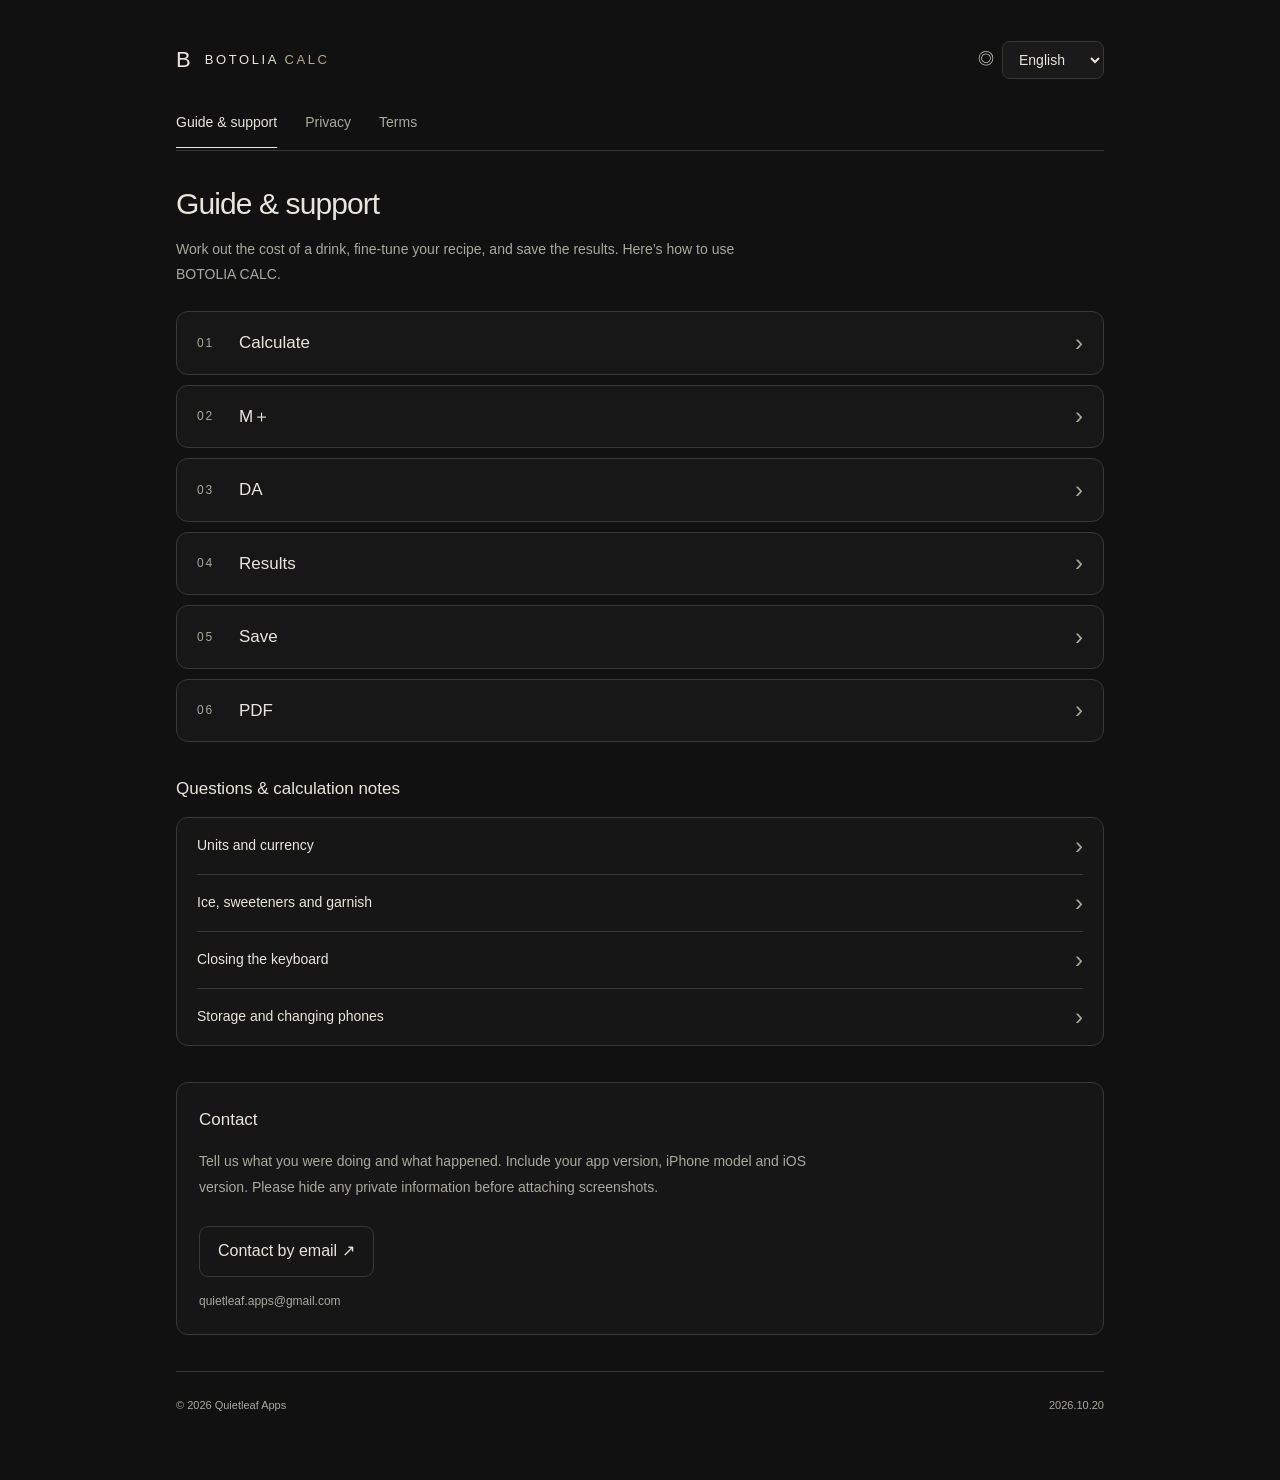
<file: index.html>
<!doctype html><html lang="ja"><head><meta charset="utf-8"><meta name="viewport" content="width=device-width,initial-scale=1"><meta name="theme-color" content="#111111"><title>BOTOLIA CALC · Support</title><link rel="stylesheet" href="style.css"><script src="content.js" defer></script><script src="page.js" defer></script></head><body data-page="support"><main><header><a class="brand" href="index.html">B<span>BOTOLIA <b>CALC</b></span></a><label class="language">◎ <select aria-label="Language"><option value="ja">日本語</option><option value="en">English</option><option value="ko">한국어</option><option value="zh-Hant">繁體中文</option><option value="zh-Hans">简体中文</option></select></label></header><nav></nav><article id="content"></article><footer><span>© 2026 Quietleaf Apps</span><span>2026.10.20</span></footer></main></body></html>
</file>
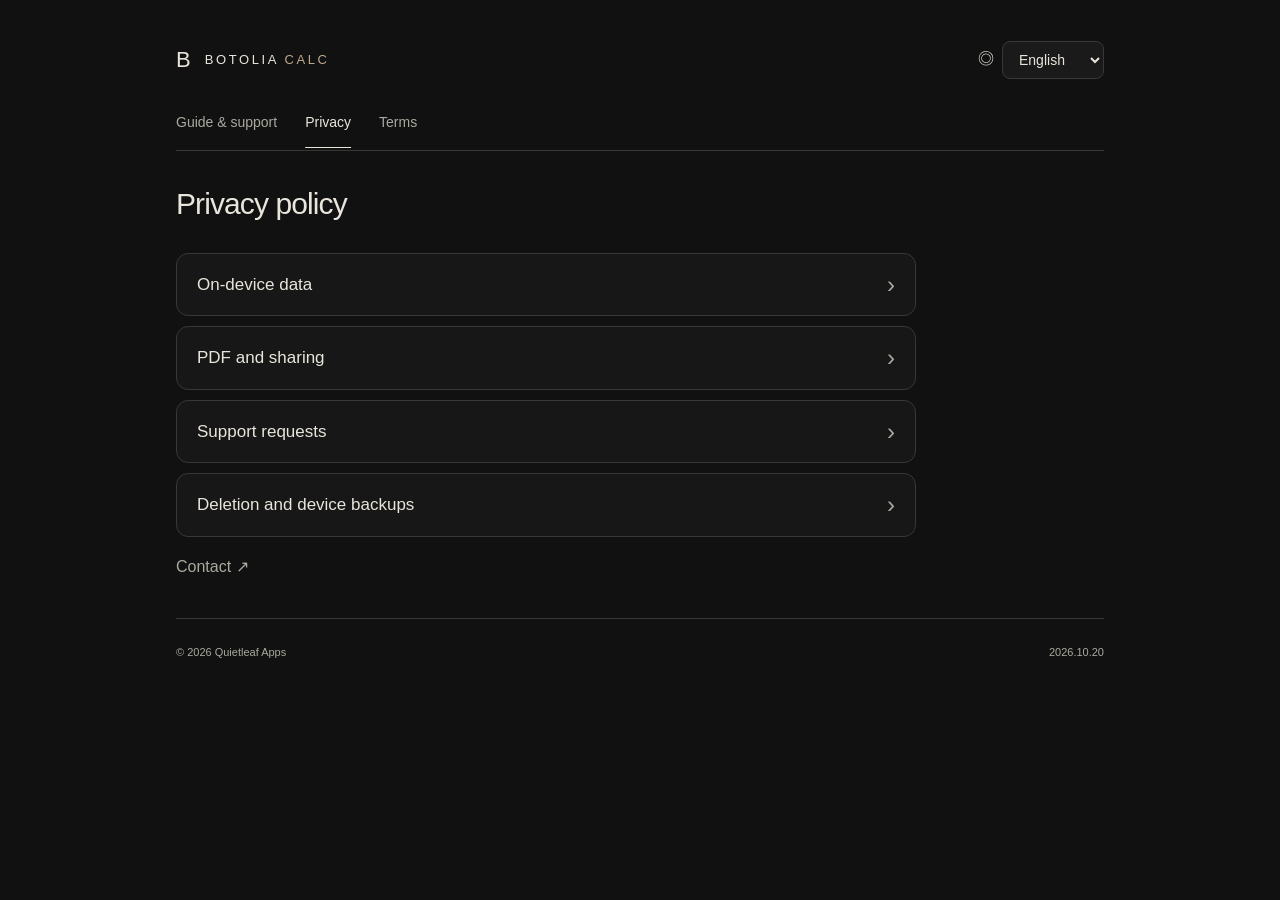
<file: privacy.html>
<!doctype html><html lang="ja"><head><meta charset="utf-8"><meta name="viewport" content="width=device-width,initial-scale=1"><meta name="theme-color" content="#111111"><title>BOTOLIA CALC · Support</title><link rel="stylesheet" href="style.css"><script src="content.js" defer></script><script src="page.js" defer></script></head><body data-page="privacy"><main><header><a class="brand" href="index.html">B<span>BOTOLIA <b>CALC</b></span></a><label class="language">◎ <select aria-label="Language"><option value="ja">日本語</option><option value="en">English</option><option value="ko">한국어</option><option value="zh-Hant">繁體中文</option><option value="zh-Hans">简体中文</option></select></label></header><nav></nav><article id="content"></article><footer><span>© 2026 Quietleaf Apps</span><span>2026.10.20</span></footer></main></body></html>
</file>
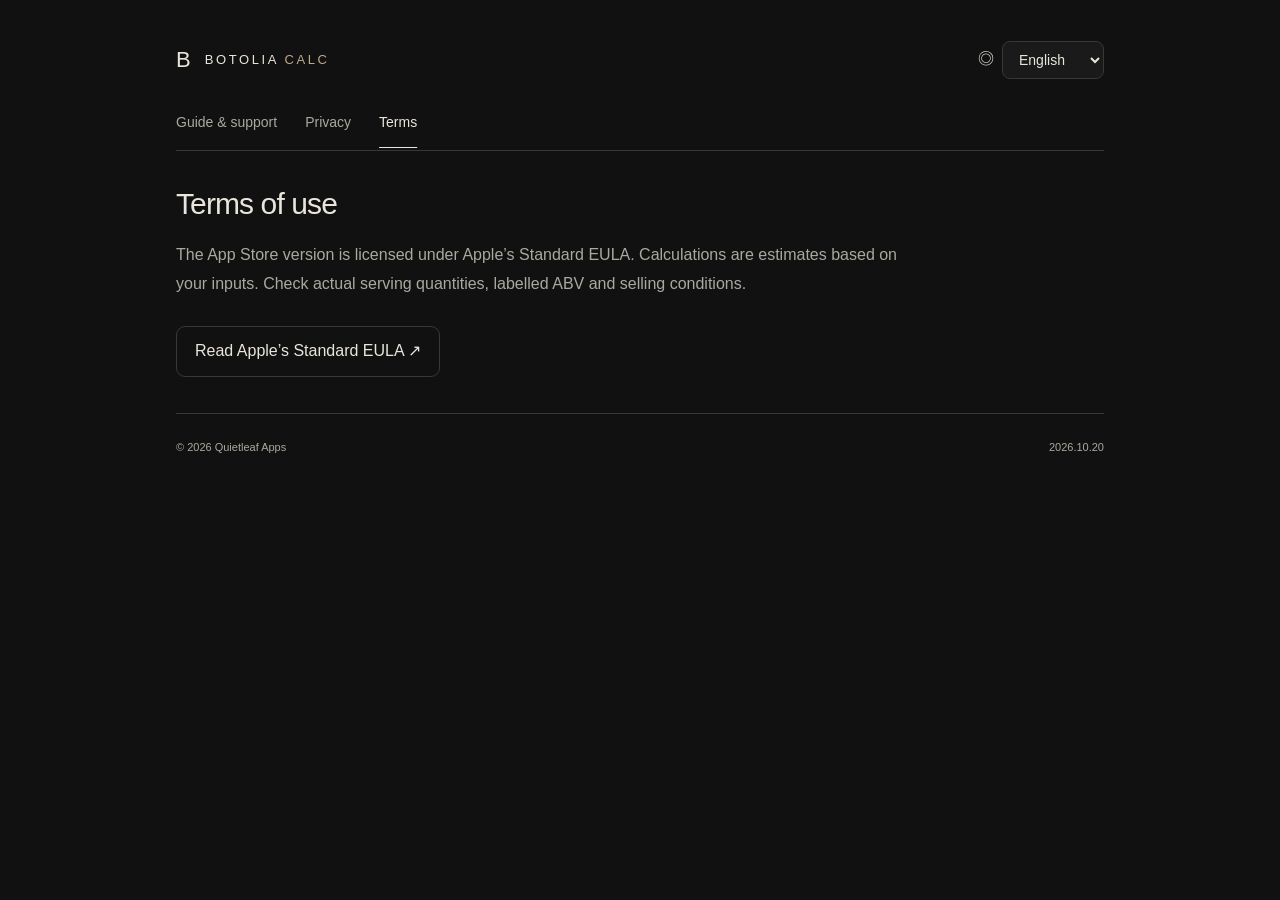
<file: terms.html>
<!doctype html><html lang="ja"><head><meta charset="utf-8"><meta name="viewport" content="width=device-width,initial-scale=1"><meta name="theme-color" content="#111111"><title>BOTOLIA CALC · Support</title><link rel="stylesheet" href="style.css"><script src="content.js" defer></script><script src="page.js" defer></script></head><body data-page="terms"><main><header><a class="brand" href="index.html">B<span>BOTOLIA <b>CALC</b></span></a><label class="language">◎ <select aria-label="Language"><option value="ja">日本語</option><option value="en">English</option><option value="ko">한국어</option><option value="zh-Hant">繁體中文</option><option value="zh-Hans">简体中文</option></select></label></header><nav></nav><article id="content"></article><footer><span>© 2026 Quietleaf Apps</span><span>2026.10.20</span></footer></main></body></html>
</file>
<file: style.css>
:root{color-scheme:dark;--bg:#111;--surface:#191a19;--text:#e9e5dc;--muted:#aaa99f;--line:#383936;--gold:#bea98e}*{box-sizing:border-box}html{scroll-behavior:smooth;scroll-padding-top:24px}body{margin:0;background:var(--bg);color:var(--text);font:16px/1.8 -apple-system,BlinkMacSystemFont,"Segoe UI",sans-serif}main{max-width:1024px;margin:auto;padding:40px 48px}a{color:inherit;text-decoration:none}a:hover{color:var(--gold)}a:focus-visible,select:focus-visible,summary:focus-visible{outline:2px solid var(--gold);outline-offset:5px}header{display:flex;align-items:center;justify-content:space-between;gap:20px}.brand{display:flex;align-items:center;gap:14px;font-size:26px}.brand>span{font-size:13px;letter-spacing:.2em}.brand b{font-weight:400;color:var(--gold)}.language{display:flex;gap:8px;align-items:center}select{font:inherit;font-size:14px;color:var(--text);background:var(--surface);border:1px solid var(--line);border-radius:8px;padding:9px 12px;max-width:160px}nav{display:flex;gap:28px;border-bottom:1px solid var(--line);margin:30px 0 48px;padding-bottom:15px;font-size:14px;color:var(--muted)}nav a[aria-current]{color:var(--text);text-decoration:underline;text-underline-offset:20px}.eyebrow{color:var(--gold);font-size:11px;letter-spacing:.2em;margin:0 0 18px}h1{font-size:clamp(30px,4vw,46px);font-weight:500;line-height:1.4;letter-spacing:-.03em;margin:0 0 20px;text-wrap:balance}h2{font-size:22px;font-weight:500;margin:48px 0 20px}.lead,p{color:var(--muted)}.lead{max-width:540px}.hero{display:grid;grid-template-columns:1fr 200px;gap:48px;align-items:center;margin-bottom:42px}.instrument{display:flex;align-items:center;gap:20px;font-size:10px;letter-spacing:.15em;line-height:2.4;color:var(--muted)}.glass{width:75px;height:145px;border:1px solid var(--gold);border-radius:6px 6px 22px 22px;padding:14px 7px 7px;display:flex;flex-direction:column;gap:3px;overflow:hidden}.glass i:nth-child(1){height:15%;background:#a5ae86}.glass i:nth-child(2){flex:1;background:#627f96}.glass i:nth-child(3){height:27%;background:#bea98e;border-radius:0 0 15px 15px}.flow{display:grid;grid-template-columns:repeat(6,1fr);border-block:1px solid var(--line);margin-bottom:38px}.flow a{padding:15px 6px;font-size:13px;display:flex;flex-direction:column;align-items:center}.flow small{font-size:10px;color:var(--muted);letter-spacing:.1em}.steps details,.faq details{border-bottom:1px solid var(--line);scroll-margin-top:30px}summary{display:flex;align-items:center;gap:24px;list-style:none;cursor:pointer;padding:23px 0;font-size:18px;line-height:1.5}summary::-webkit-details-marker{display:none}.number{color:var(--gold);font-size:12px;letter-spacing:.15em;min-width:24px}.expand{font-size:22px;font-weight:300;color:var(--muted);margin-left:auto}details[open] .expand{transform:rotate(45deg)}.detail{padding:0 48px 24px;max-width:780px}.detail p{margin:0;font-size:15px}.faq summary{font-size:16px}.faq .detail{padding-left:0}.contact{margin-top:60px;padding:32px;background:var(--surface);border:1px solid var(--line);border-radius:18px}.contact h2{margin-top:0}.contact p{max-width:650px}.contact small{display:block;margin-top:14px;color:var(--muted)}.button{display:inline-flex;justify-content:center;padding:13px 24px;border-radius:9px;background:var(--text);color:var(--bg);margin-top:12px}.button:hover{background:var(--gold);color:var(--bg)}footer{display:flex;justify-content:space-between;gap:20px;border-top:1px solid var(--line);margin-top:64px;padding:24px 0;font-size:11px;color:var(--muted)}.prose{max-width:740px}.prose section{border-bottom:1px solid var(--line);padding-bottom:20px}.prose h2{margin-top:30px}html[lang=ko]{word-break:keep-all}p,summary,h1,h2{overflow-wrap:anywhere}@media(max-width:600px){main{padding:24px}header{gap:8px}.brand{gap:8px}.brand>span{font-size:10px;letter-spacing:.12em}select{font-size:13px;padding:8px;max-width:120px}nav{gap:18px;font-size:12px;margin:26px 0 32px}.hero{grid-template-columns:1fr;gap:16px}.instrument{display:none}.flow{grid-template-columns:repeat(3,1fr)}.flow a{font-size:13px;padding:10px}.flow a:nth-child(-n+3){border-bottom:1px solid var(--line)}summary{font-size:16px;gap:16px}.detail{padding-left:40px;padding-right:0}.contact{padding:24px}.button{width:100%;font-size:14px}footer{flex-direction:column;gap:4px}h2{font-size:20px}}@media(prefers-reduced-motion:reduce){html{scroll-behavior:auto}}
/* Quiet guide: one ordered list, details on demand. */
.hero{display:block;margin-bottom:24px}.instrument{display:none}h1{font-size:30px;margin-bottom:12px}.lead{font-size:14px;line-height:1.8;margin:0;max-width:560px}nav{margin-bottom:32px}.steps{border-top:1px solid var(--line)}.steps summary{padding:22px 0;font-size:16px}.number{color:var(--muted)}.expand{font-size:18px}.contact{background:none;border:0;border-top:1px solid var(--line);border-radius:0;padding:24px 0 0;margin-top:36px}.contact h2,h2{font-size:17px;margin:32px 0 12px}.contact p{font-size:14px}.contact small{font-size:12px}.button{background:none;border:1px solid var(--line);color:var(--text);padding:10px 18px}.faq summary{padding:16px 0;font-size:14px}.detail p{font-size:14px}footer{margin-top:36px}.brand{font-size:22px}@media(max-width:600px){main{padding:24px}h1{font-size:26px}.hero{margin-bottom:26px}.steps summary{font-size:15px;gap:12px}.detail{padding-left:36px}.language{gap:4px}nav{gap:16px}.contact .button{width:auto}footer{font-size:10px}}
/* Individual task cards, restrained outlines and compact headings. */
.steps{border:0;display:grid;gap:10px}.steps details{border:1px solid var(--line);border-radius:12px;background:#161716;overflow:hidden}.steps summary{padding:18px 20px;font-size:17px;gap:18px}.steps details[open]{border-color:#77776e}.steps .detail{padding:0 20px 22px 62px}.detail h3{font-size:14px;font-weight:500;line-height:1.7;margin:0 0 10px;color:var(--text)}.faq{border:1px solid var(--line);border-radius:12px;padding:0 20px;background:#151615}.faq details:last-child{border-bottom:0}.contact{border:1px solid var(--line);border-radius:12px;padding:22px;background:#151615}.contact h2{margin-top:0}@media(max-width:600px){.steps summary{padding:17px 18px;font-size:16px}.steps .detail{padding:0 18px 20px}.steps .number{font-size:11px}.faq{padding:0 18px}.contact{padding:20px}}

.expand{display:inline-block;font-size:24px;line-height:1;transition:transform .15s ease}details[open] .expand{transform:rotate(90deg)}@media(prefers-reduced-motion:reduce){.expand{transition:none}}

.privacy-cards{margin-top:28px}.privacy-cards .detail{padding-left:20px}@media(max-width:600px){.privacy-cards .detail{padding-left:18px}}
</file>
